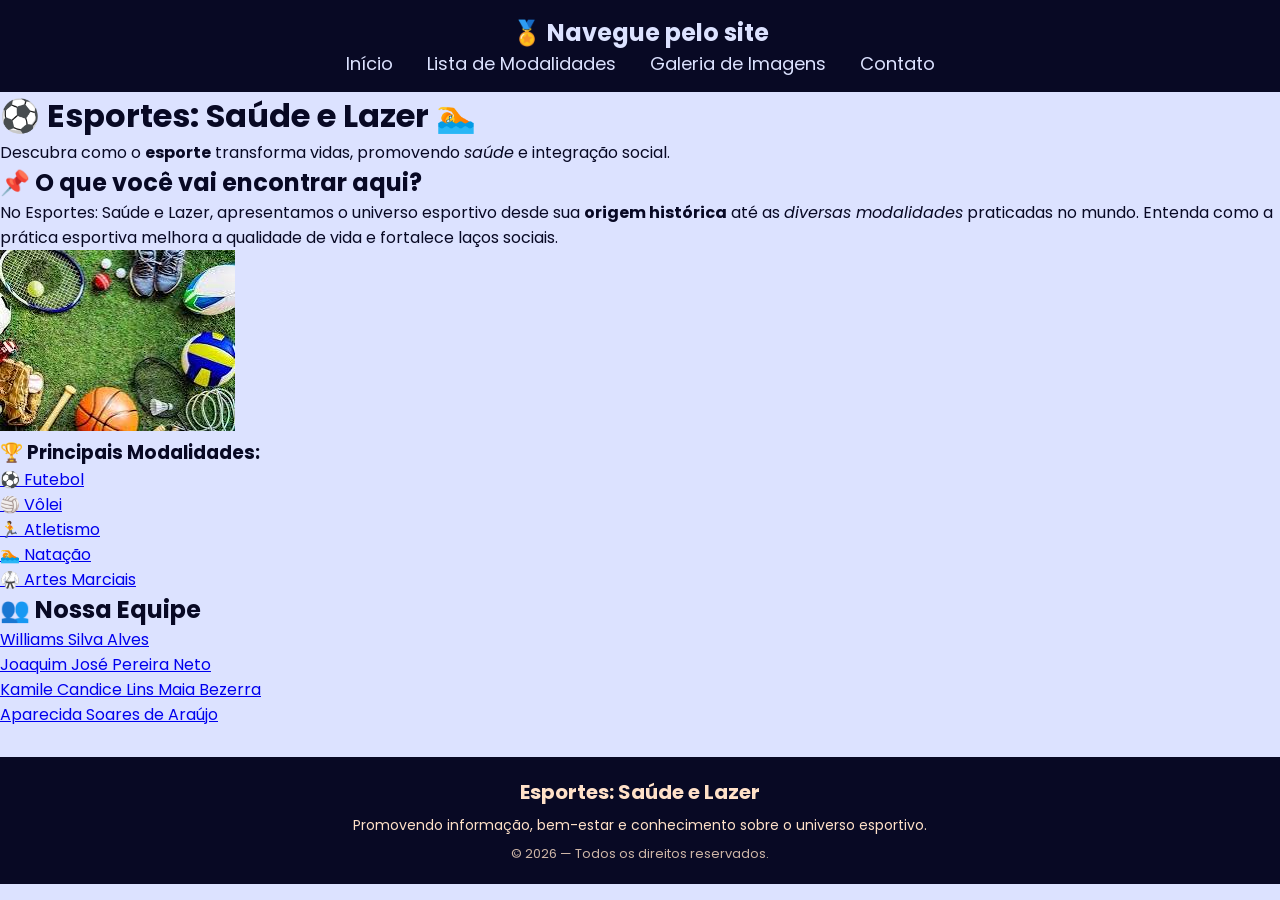
<file: index.html>
<!DOCTYPE html>
<html lang="pt-BR">
<head>
    <meta charset="UTF-8">
    <meta name="viewport" content="width=device-width, initial-scale=1.0, viewport-fit=cover">
    <meta http-equiv="X-UA-Compatible" content="ie=edge">
    <meta name="description" content="Esportes: Saúde e Lazer - descubra como o esporte transforma vidas">
    <title>Esportes: Saúde e Lazer</title>
    <link rel="stylesheet" href="styles/index.css">
</head>
<body>
    <nav id="menu">
        <h2>🏅 Navegue pelo site</h2>
        <a href="index.html">Início</a>
        <a href="#lista">Lista de Modalidades</a>
        <a href="galeria.html">Galeria de Imagens</a>
        <a href="contato.html">Contato</a>
    </nav>

    <div id="topo">
        <h1>⚽ Esportes: Saúde e Lazer 🏊</h1>
        <p>Descubra como o <strong>esporte</strong> transforma vidas, promovendo <em>saúde</em> e integração social.</p>
    </div>

    <div id="conteudo-principal" class="container">
        <h2 id="lista">📌 O que você vai encontrar aqui?</h2>
        <p>
            No <span class="destaque">Esportes: Saúde e Lazer</span>, apresentamos o universo esportivo desde sua 
            <strong>origem histórica</strong> até as <em>diversas modalidades</em> praticadas no mundo. 
            Entenda como a prática esportiva melhora a qualidade de vida e fortalece laços sociais.
        </p>

        <img 
            id="imagem-destaque" 
            class="imagem-principal" 
            src="img/images (30).jpeg"
            alt="Imagem representando diversos esportes"
        >

        <h3>🏆 Principais Modalidades:</h3>
        <ol class="grid-lista">
            <li><a href="esportes/futebol.html">⚽ Futebol</a></li>
            <li><a href="esportes/volei.html">🏐 Vôlei</a></li>
            <li><a href="esportes/atletismo.html">🏃 Atletismo</a></li>
            <li><a href="esportes/natacao.html">🏊 Natação</a></li>
            <li><a href="esportes/artes_marciais.html">🥋 Artes Marciais</a></li>
        </ol>
    </div>

    <div id="equipe">
        <h2>👥 Nossa Equipe</h2>
        <ul class="grid-equipe">
            <li id="will"><a href="componentes/williams.html">Williams Silva Alves</a></li>
            <li id="jakim"><a href="componentes/joaquim.html">Joaquim José Pereira Neto</a></li>
            <li id="kami"><a href="componentes/kamile.html">Kamile Candice Lins Maia Bezerra</a></li>
            <li id="cidinha"><a href="componentes/aparecida.html">Aparecida Soares de Araújo</a></li>
        </ul>
    </div>

    <div id="rodape">
        <p class="titulo-rodape">
            <strong>Esportes: Saúde e Lazer</strong>
        </p>
        <p class="texto-rodape">
            Promovendo informação, bem-estar e conhecimento sobre o universo esportivo.
        </p>
        <p class="copyright">
            © 2026 — Todos os direitos reservados.
        </p>
    </div>
</body>
</html>
</file>
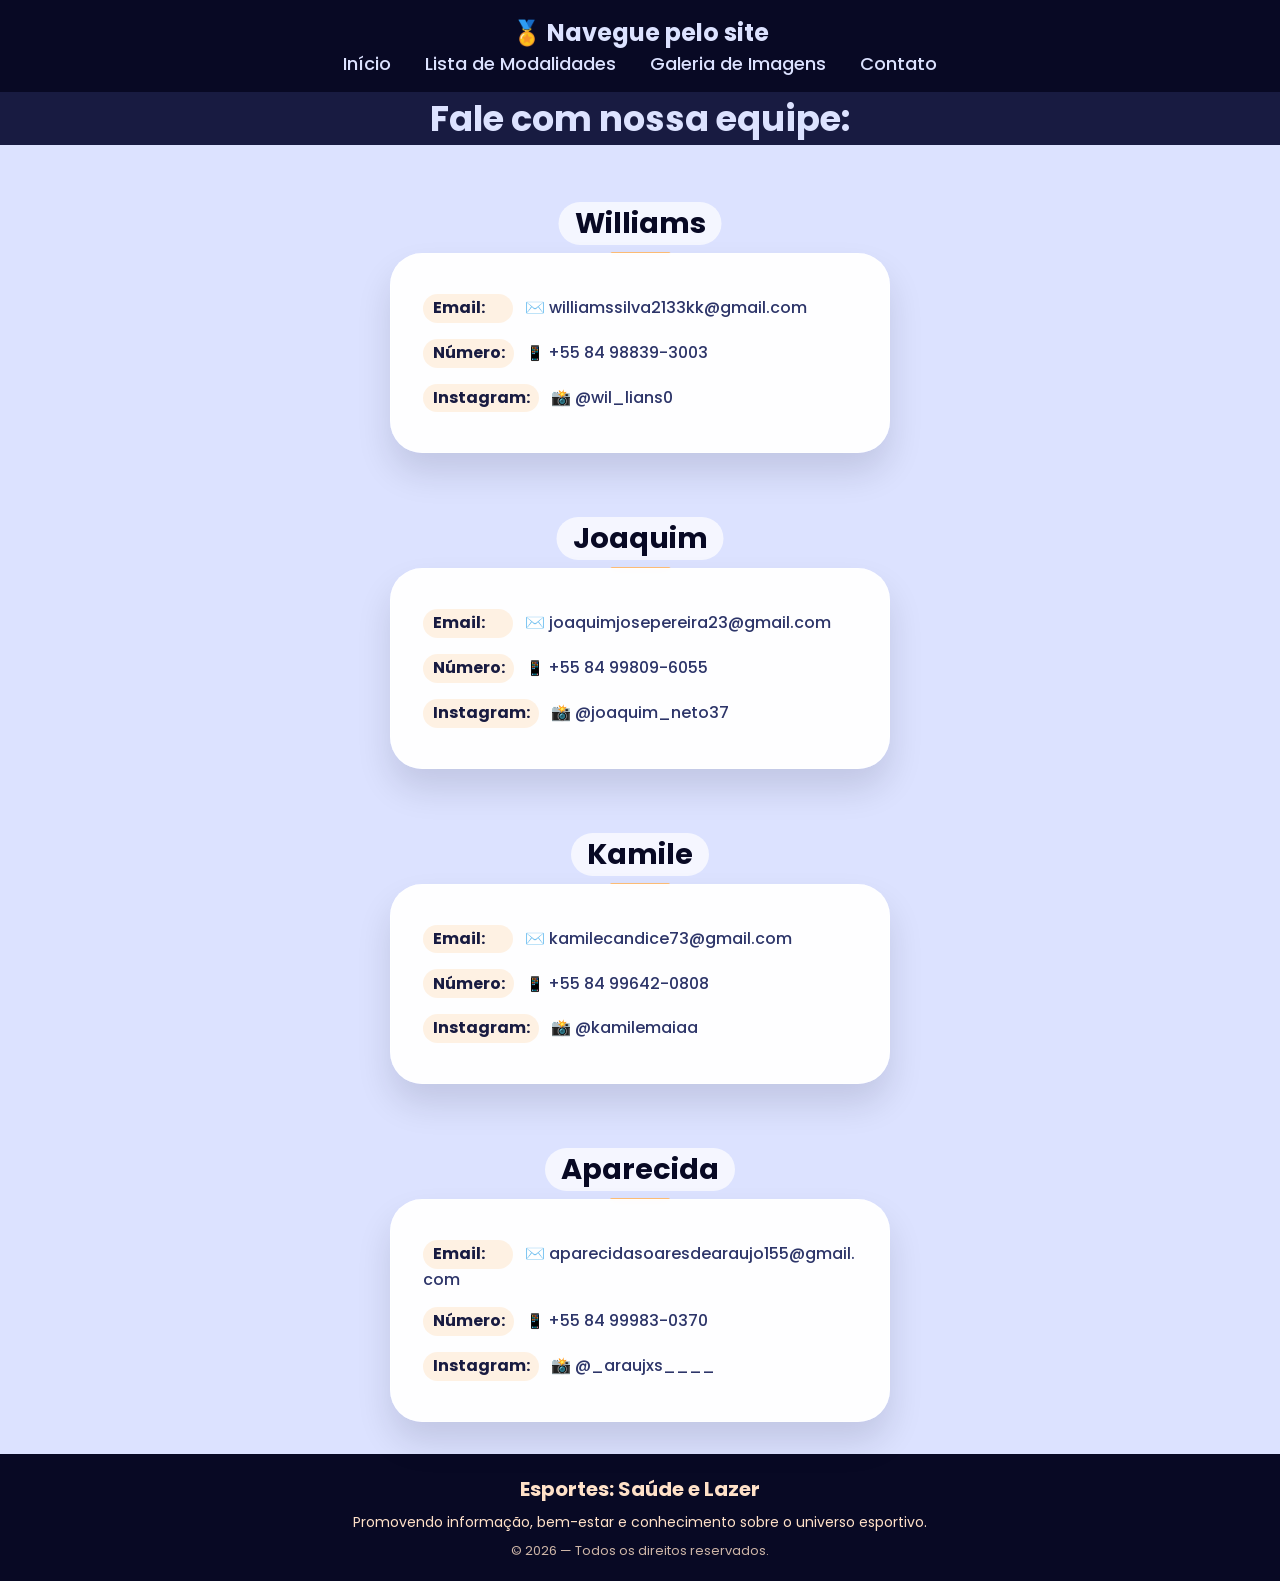
<file: contato.html>
<!DOCTYPE html>
<html lang="pt-BR">

<head>
    <meta charset="UTF-8">
    <meta name="viewport" content="width=device-width, initial-scale=1.0">
    <title>Contato - Esportes: Saúde e Lazer</title>
    <link rel="stylesheet" href="styles/index.css">
    <style>
        #equipe {
            font-size: 2.2rem;
            margin: 0px;
            color: var(--cor7);
            background-color: var(--cor2);
            text-align: center;
        }
        h3 {
            font-size: 1.8rem;
            margin: 2rem 0 0.5rem 0;
            color: var(--cor1);
            position: relative;
            display: inline-block;
            left: 50%;
            transform: translateX(-50%);
            text-align: center;
            background: rgba(255, 255, 255, 0.7);
            padding: 0 1rem;
            border-radius: 40px;
        }

        h3::after {
            content: '';
            position: absolute;
            bottom: -10px;
            left: 50%;
            transform: translateX(-50%);
            width: 60px;
            height: 3px;
            background: var(--cor4);
            border-radius: 3px;
        }

        ul {
            list-style: none;
            padding: 1.5rem 2rem;
            background: rgba(255, 255, 255, 0.95);
            border-radius: 32px;
            box-shadow: 0 20px 35px rgba(8, 9, 36, 0.12);
            transition: all 0.3s ease;
            margin: 0 auto 2rem auto;
            max-width: 500px;
            width: 90%;
            backdrop-filter: blur(4px);
            border: 1px solid rgba(255, 255, 255, 0.6);
        }

        ul:hover {
            transform: translateY(-6px);
            box-shadow: 0 28px 40px rgba(8, 9, 36, 0.2);
            background: white;
        }

        li {
            margin: 1rem 0;
            display: block;
            font-size: 1rem;
            line-height: 1.4;
            word-break: break-word;
        }

        li strong {
            min-width: 90px;
            color: var(--cor2);
            font-weight: 700;
            display: inline-block;
            background: rgba(255, 190, 118, 0.2);
            padding: 0.2rem 0.6rem;
            border-radius: 20px;
            margin-right: 0.5rem;
        }

        a {
            text-decoration: none;
            color: var(--cor3);
            font-weight: 500;
            transition: all 0.2s ease;
            word-break: break-all;
        }

        li a:hover {
            color: var(--cor4);
            text-decoration: underline;
            text-underline-offset: 4px;
        }

        a[href*="wa.me"]::before {
            content: "📱 ";
            font-size: 0.9rem;
        }

        a[href*="instagram.com"]::before {
            content: "📸 ";
        }

        a[href^="mailto"]::before {
            content: "✉️ ";
        }

        li:has(> strong + :not(a)) {
            opacity: 0.85;
        }

        @media (max-width: 700px) {
            h1 {
                font-size: 2rem;
            }

            h2 {
                font-size: 1.3rem;
                margin-bottom: 1.5rem;
            }

            h3 {
                font-size: 1.5rem;
                margin-top: 1.5rem;
            }

            ul {
                width: 85%;
                padding: 1.2rem;
            }

            li strong {
                display: inline-block;
                min-width: auto;
                margin-right: 0.8rem;
                margin-bottom: 0.2rem;
            }

            li {
                margin: 0.9rem 0;
            }
        }

        @media (max-width: 480px) {
            ul {
                width: 92%;
                padding: 1rem;
            }

            li strong {
                display: block;
                margin-bottom: 0.3rem;
            }
        }
    </style>
</head>

<body>
    <nav id="menu">
        <h2>🏅 Navegue pelo site</h2>
        <a href="index.html">Início</a>
        <a href="index.html#lista">Lista de Modalidades</a>
        <a href="galeria.html">Galeria de Imagens</a>
        <a href="contato.html">Contato</a>
    </nav>
    <h1 id="equipe">Fale com nossa equipe:</h1><br>

    <h3>Williams</h3>
    <ul>
        <li><strong>Email:</strong> <a href="mailto:williamssilva2133kk@gmail.com">williamssilva2133kk@gmail.com</a></li>
        <li><strong>Número:</strong> <a href="https://wa.me/5584988393003">+55 84 98839-3003</a></li>
        <li><strong>Instagram:</strong> <a href="https://instagram.com/wil_lians0" target="_blank" rel="noopener noreferrer">@wil_lians0</a></li>
    </ul>

    <h3>Joaquim</h3>
    <ul>
        <li><strong>Email:</strong> <a href="mailto:joaquimjosepereira23@gmail.com">joaquimjosepereira23@gmail.com</a></li>
        <li><strong>Número:</strong> <a href="https://wa.me/5584998096055">+55 84 99809-6055</a></li>
        <li><strong>Instagram:</strong> <a href="https://instagram.com/joaquim_neto37" target="_blank" rel="noopener noreferrer">@joaquim_neto37</a></li>
    </ul>

    <h3>Kamile</h3>
    <ul>
        <li><strong>Email:</strong> <a href="mailto:kamilecandice73@gmail.com">kamilecandice73@gmail.com</a></li>
        <li><strong>Número:</strong> <a href="https://wa.me/5584996420808">+55 84 99642-0808</a></li>
        <li><strong>Instagram:</strong> <a href="https://instagram.com/kamilemaiaa" target="_blank" rel="noopener noreferrer">@kamilemaiaa</a></li>
    </ul>

    <h3>Aparecida</h3>
    <ul>
        <li><strong>Email:</strong> <a href="mailto:aparecidasoaresdearaujo155@gmail.com">aparecidasoaresdearaujo155@gmail.com</a></li>
        <li><strong>Número:</strong> <a href="https://wa.me/5584999830370">+55 84 99983-0370</a></li>
        <li><strong>Instagram:</strong> <a href="https://instagram.com/_araujxs____" target="_blank" rel="noopener noreferrer">@_araujxs____</a></li>
    </ul>

    <div id="rodape">
        <p class="titulo-rodape">
            <strong>Esportes: Saúde e Lazer</strong>
        </p>
        <p class="texto-rodape">
            Promovendo informação, bem-estar e conhecimento sobre o universo esportivo.
        </p>
        <p class="copyright">
            © 2026 — Todos os direitos reservados.
        </p>
    </div>
</body>

</html>
</file>
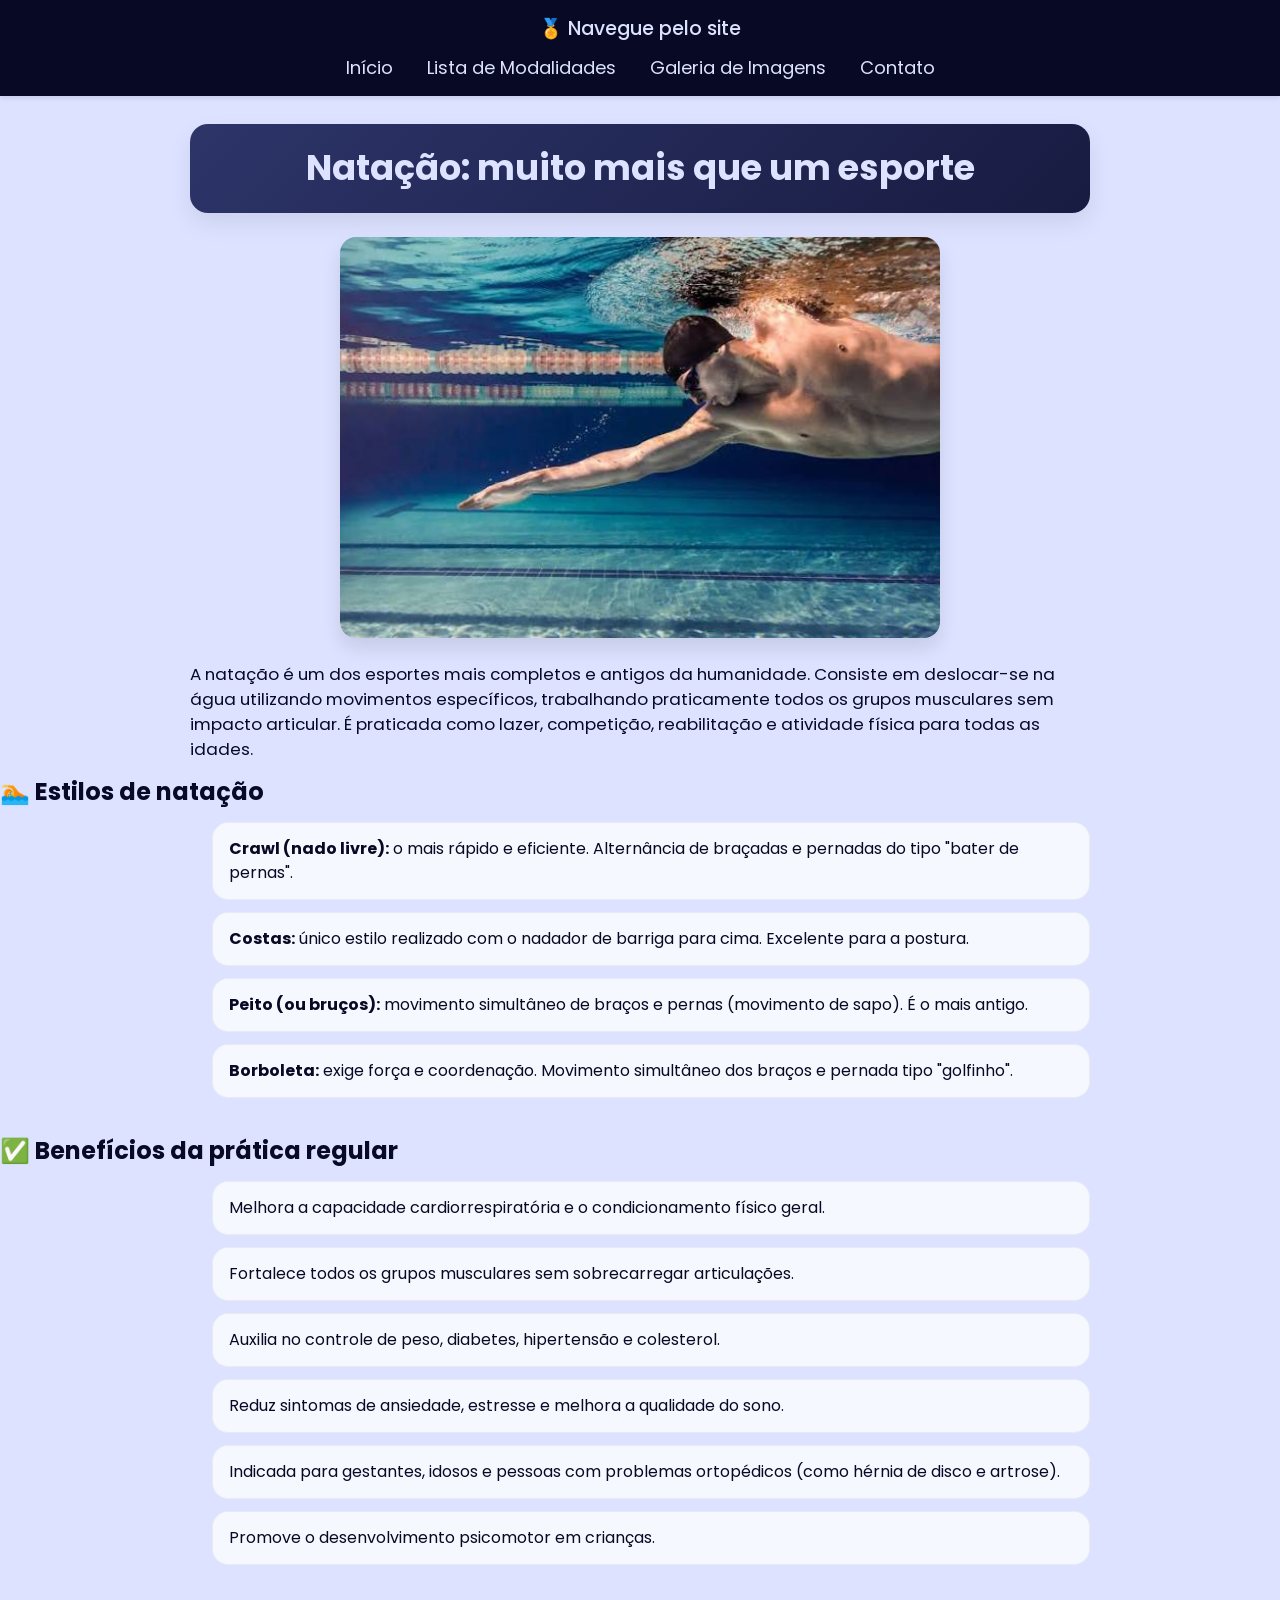
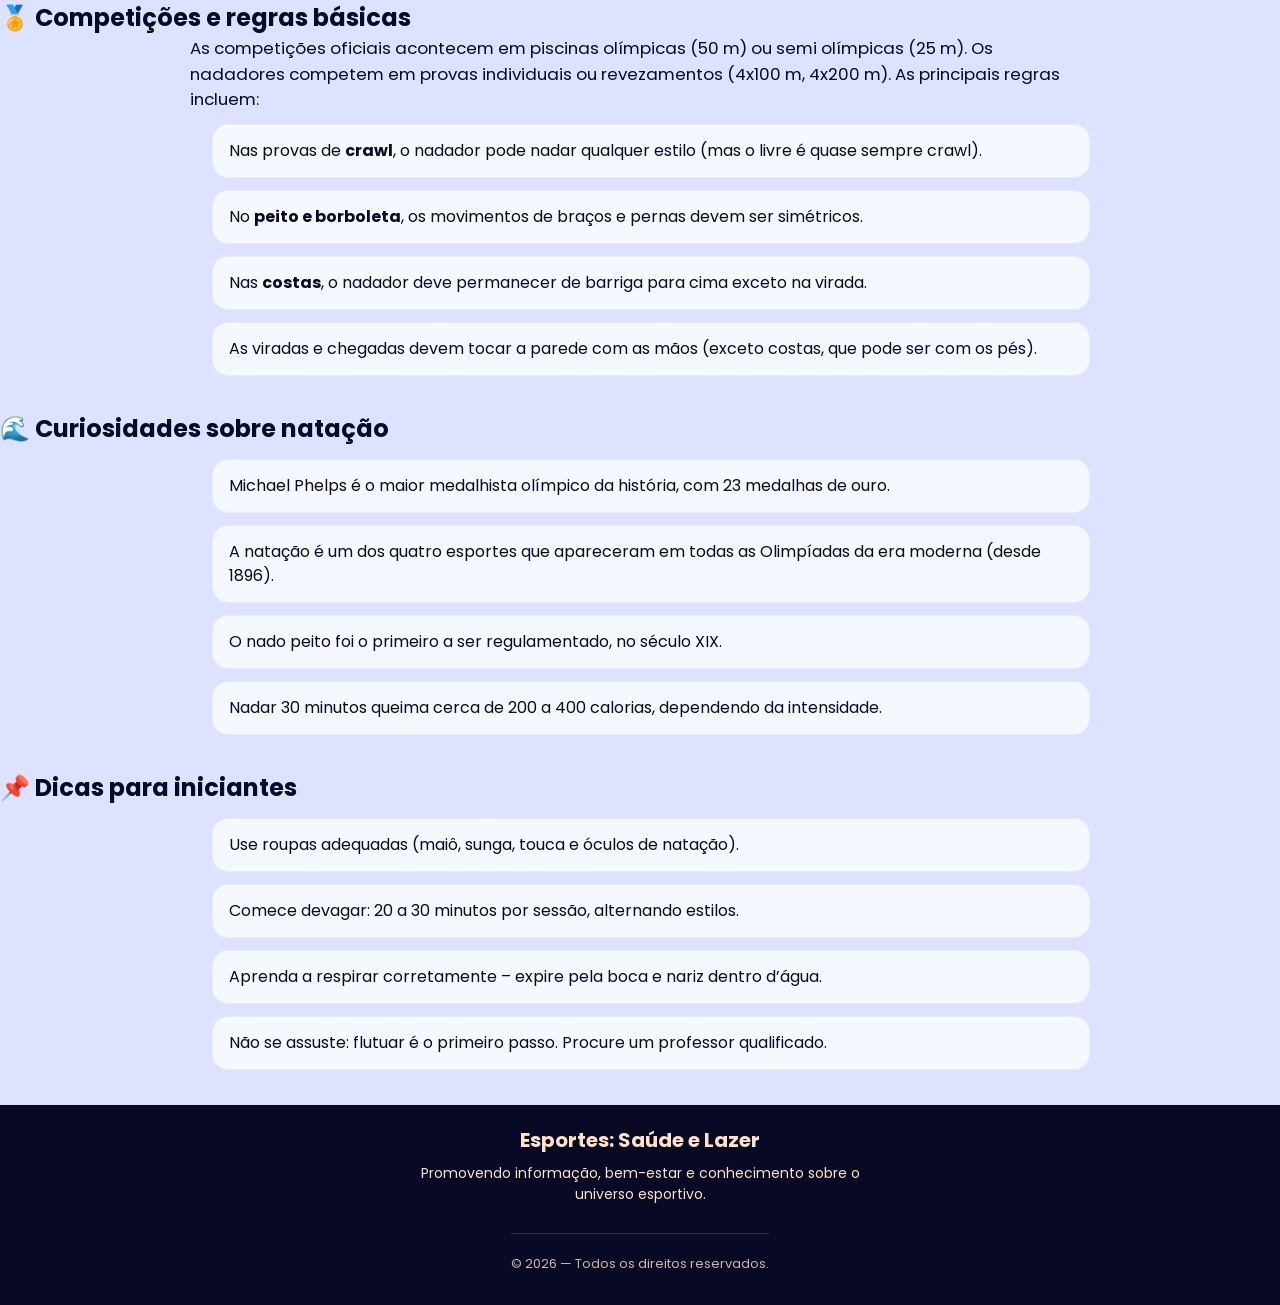
<file: esportes/natacao.html>
<!DOCTYPE html>
<html lang="pt-BR">
<head>
    <meta charset="UTF-8">
    <meta name="viewport" content="width=device-width, initial-scale=1.0">
    <title>Natação - Esporte Completo</title>
    <link rel="shortcut icon" href="../img/favicon.ico" type="image/x-icon">
    <link rel="stylesheet" href="../styles/esportes.css" />
    <link rel="stylesheet" href="../styles/esportes2.css" />
    <style>
      img {
        width: 100%;
        max-width: 600px;
        display: block;
        margin: 1.5rem auto;
        border-radius: 16px;
        box-shadow: 0 10px 20px rgba(0, 0, 0, 0.1);
      }
    </style>
</head>
<body>

    <nav id="menu">
        <h2>🏅 Navegue pelo site</h2>
        <a href="../index.html">Início</a>
        <a href="../index.html#lista">Lista de Modalidades</a>
        <a href="../galeria.html">Galeria de Imagens</a>
        <a href="../contato.html">Contato</a>
    </nav>

    <h1>Natação: muito mais que um esporte</h1>
        <img src="../img/images (28).jpeg" alt="Homem praticando Natação">
    <p>A natação é um dos esportes mais completos e antigos da humanidade. Consiste em deslocar-se na água utilizando movimentos específicos, trabalhando praticamente todos os grupos musculares sem impacto articular. É praticada como lazer, competição, reabilitação e atividade física para todas as idades.</p>

    <h2>🏊 Estilos de natação</h2>
    <ul>
        <li><strong>Crawl (nado livre):</strong> o mais rápido e eficiente. Alternância de braçadas e pernadas do tipo "bater de pernas".</li>
        <li><strong>Costas:</strong> único estilo realizado com o nadador de barriga para cima. Excelente para a postura.</li>
        <li><strong>Peito (ou bruços):</strong> movimento simultâneo de braços e pernas (movimento de sapo). É o mais antigo.</li>
        <li><strong>Borboleta:</strong> exige força e coordenação. Movimento simultâneo dos braços e pernada tipo "golfinho".</li>
    </ul>

    <h2>✅ Benefícios da prática regular</h2>
    <ul>
        <li>Melhora a capacidade cardiorrespiratória e o condicionamento físico geral.</li>
        <li>Fortalece todos os grupos musculares sem sobrecarregar articulações.</li>
        <li>Auxilia no controle de peso, diabetes, hipertensão e colesterol.</li>
        <li>Reduz sintomas de ansiedade, estresse e melhora a qualidade do sono.</li>
        <li>Indicada para gestantes, idosos e pessoas com problemas ortopédicos (como hérnia de disco e artrose).</li>
        <li>Promove o desenvolvimento psicomotor em crianças.</li>
    </ul>

    <h2>🏅 Competições e regras básicas</h2>
    <p>As competições oficiais acontecem em piscinas olímpicas (50 m) ou semi olímpicas (25 m). Os nadadores competem em provas individuais ou revezamentos (4x100 m, 4x200 m). As principais regras incluem:</p>
    <ul>
        <li>Nas provas de <strong>crawl</strong>, o nadador pode nadar qualquer estilo (mas o livre é quase sempre crawl).</li>
        <li>No <strong>peito e borboleta</strong>, os movimentos de braços e pernas devem ser simétricos.</li>
        <li>Nas <strong>costas</strong>, o nadador deve permanecer de barriga para cima exceto na virada.</li>
        <li>As viradas e chegadas devem tocar a parede com as mãos (exceto costas, que pode ser com os pés).</li>
    </ul>

    <h2>🌊 Curiosidades sobre natação</h2>
    <ul>
        <li>Michael Phelps é o maior medalhista olímpico da história, com 23 medalhas de ouro.</li>
        <li>A natação é um dos quatro esportes que apareceram em todas as Olimpíadas da era moderna (desde 1896).</li>
        <li>O nado peito foi o primeiro a ser regulamentado, no século XIX.</li>
        <li>Nadar 30 minutos queima cerca de 200 a 400 calorias, dependendo da intensidade.</li>
    </ul>

    <h2>📌 Dicas para iniciantes</h2>
    <ul>
        <li>Use roupas adequadas (maiô, sunga, touca e óculos de natação).</li>
        <li>Comece devagar: 20 a 30 minutos por sessão, alternando estilos.</li>
        <li>Aprenda a respirar corretamente – expire pela boca e nariz dentro d’água.</li>
        <li>Não se assuste: flutuar é o primeiro passo. Procure um professor qualificado.</li>
    </ul>

    <div id="rodape">
        <p class="titulo-rodape">
            <strong>Esportes: Saúde e Lazer</strong>
        </p>
        <p class="texto-rodape">
            Promovendo informação, bem-estar e conhecimento sobre o universo esportivo.
        </p>
        <p class="copyright">
            © 2026 — Todos os direitos reservados.
        </p>
    </div>

</body>
</html>
</file>
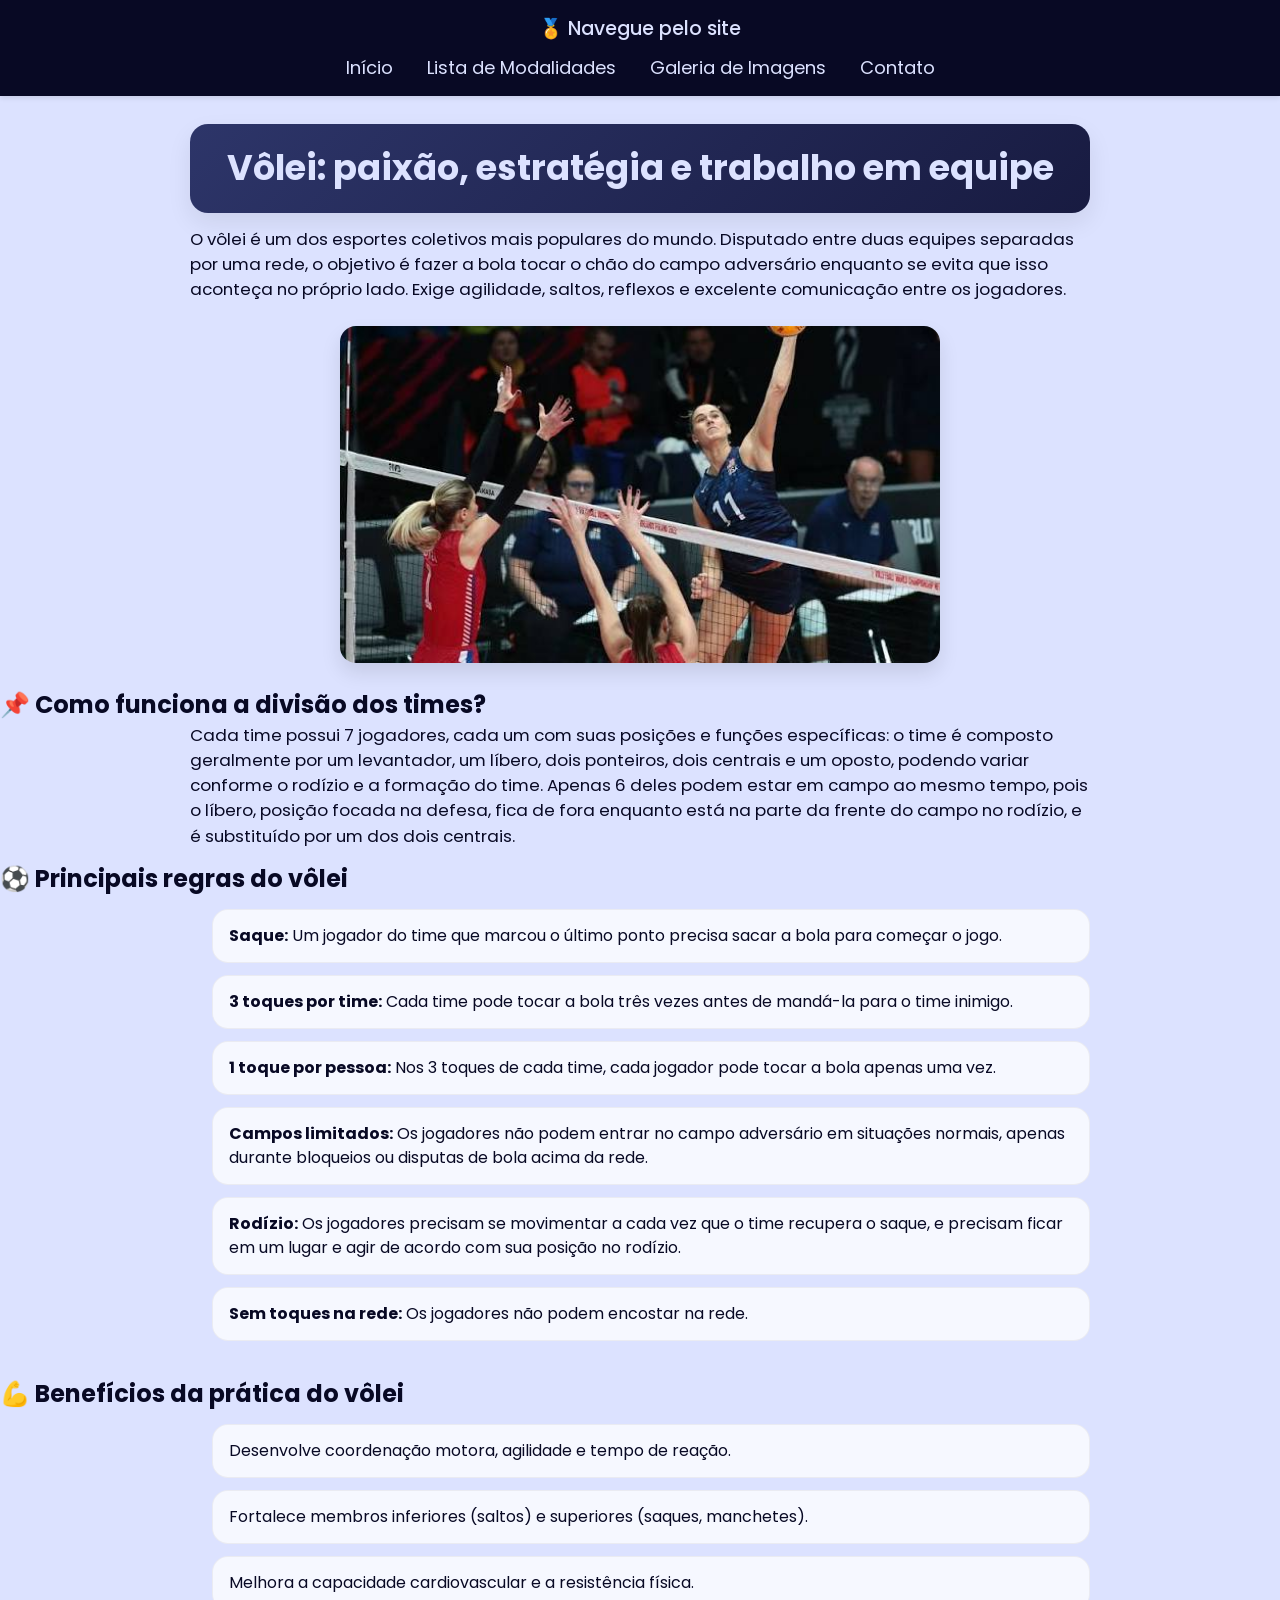
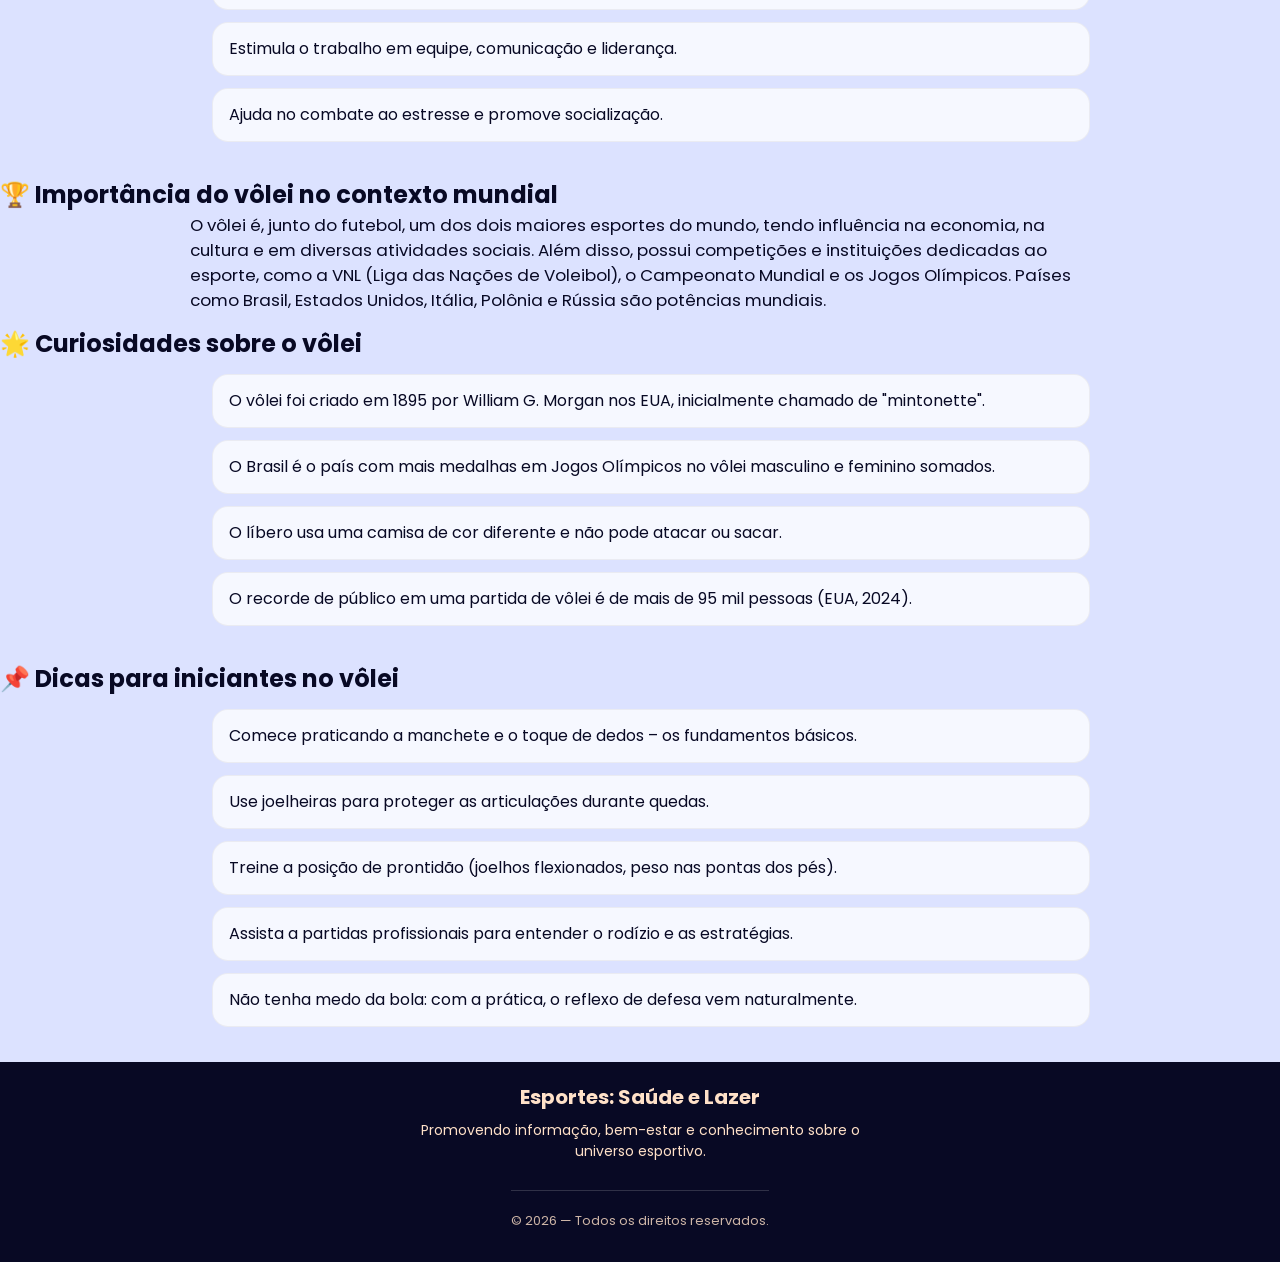
<file: esportes/volei.html>
<!DOCTYPE html>
<html lang="pt-BR">
<head>
    <meta charset="UTF-8">
    <meta name="viewport" content="width=device-width, initial-scale=1.0">
    <title>Vôlei - Esporte Coletivo</title>

    <link rel="shortcut icon" href="../img/favicon.ico" type="image/x-icon">
    <link rel="stylesheet" href="../styles/esportes.css" />
    <link rel="stylesheet" href="../styles/esportes2.css" />
    <style>
      img {
        width: 100%;
        max-width: 600px;
        display: block;
        margin: 1.5rem auto;
        border-radius: 16px;
        box-shadow: 0 10px 20px rgba(0, 0, 0, 0.1);
      }
    </style>
</head>
<body>

    <nav id="menu">
        <h2>🏅 Navegue pelo site</h2>
        <a href="../index.html">Início</a>
        <a href="../index.html#lista">Lista de Modalidades</a>
        <a href="../galeria.html">Galeria de Imagens</a>
        <a href="../contato.html">Contato</a>
    </nav>

    <h1>Vôlei: paixão, estratégia e trabalho em equipe</h1>
    <p>O vôlei é um dos esportes coletivos mais populares do mundo. Disputado entre duas equipes separadas por uma rede, o objetivo é fazer a bola tocar o chão do campo adversário enquanto se evita que isso aconteça no próprio lado. Exige agilidade, saltos, reflexos e excelente comunicação entre os jogadores.</p>
        <img src="../img/Volei.jpeg" alt="Voleibol">

    <h2>📌 Como funciona a divisão dos times?</h2>
    <p>Cada time possui 7 jogadores, cada um com suas posições e funções específicas: o time é composto geralmente por um levantador, um líbero, dois ponteiros, dois centrais e um oposto, podendo variar conforme o rodízio e a formação do time. Apenas 6 deles podem estar em campo ao mesmo tempo, pois o líbero, posição focada na defesa, fica de fora enquanto está na parte da frente do campo no rodízio, e é substituído por um dos dois centrais.</p>

    <h2>⚽ Principais regras do vôlei</h2>
    <ul>
        <li><strong>Saque:</strong> Um jogador do time que marcou o último ponto precisa sacar a bola para começar o jogo.</li>
        <li><strong>3 toques por time:</strong> Cada time pode tocar a bola três vezes antes de mandá-la para o time inimigo.</li>
        <li><strong>1 toque por pessoa:</strong> Nos 3 toques de cada time, cada jogador pode tocar a bola apenas uma vez.</li>
        <li><strong>Campos limitados:</strong> Os jogadores não podem entrar no campo adversário em situações normais, apenas durante bloqueios ou disputas de bola acima da rede.</li>
        <li><strong>Rodízio:</strong> Os jogadores precisam se movimentar a cada vez que o time recupera o saque, e precisam ficar em um lugar e agir de acordo com sua posição no rodízio.</li>
        <li><strong>Sem toques na rede:</strong> Os jogadores não podem encostar na rede.</li>
    </ul>

    <h2>💪 Benefícios da prática do vôlei</h2>
    <ul>
        <li>Desenvolve coordenação motora, agilidade e tempo de reação.</li>
        <li>Fortalece membros inferiores (saltos) e superiores (saques, manchetes).</li>
        <li>Melhora a capacidade cardiovascular e a resistência física.</li>
        <li>Estimula o trabalho em equipe, comunicação e liderança.</li>
        <li>Ajuda no combate ao estresse e promove socialização.</li>
    </ul>

    <h2>🏆 Importância do vôlei no contexto mundial</h2>
    <p>O vôlei é, junto do futebol, um dos dois maiores esportes do mundo, tendo influência na economia, na cultura e em diversas atividades sociais. Além disso, possui competições e instituições dedicadas ao esporte, como a VNL (Liga das Nações de Voleibol), o Campeonato Mundial e os Jogos Olímpicos. Países como Brasil, Estados Unidos, Itália, Polônia e Rússia são potências mundiais.</p>

    <h2>🌟 Curiosidades sobre o vôlei</h2>
    <ul>
        <li>O vôlei foi criado em 1895 por William G. Morgan nos EUA, inicialmente chamado de "mintonette".</li>
        <li>O Brasil é o país com mais medalhas em Jogos Olímpicos no vôlei masculino e feminino somados.</li>
        <li>O líbero usa uma camisa de cor diferente e não pode atacar ou sacar.</li>
        <li>O recorde de público em uma partida de vôlei é de mais de 95 mil pessoas (EUA, 2024).</li>
    </ul>

    <h2>📌 Dicas para iniciantes no vôlei</h2>
    <ul>
        <li>Comece praticando a manchete e o toque de dedos – os fundamentos básicos.</li>
        <li>Use joelheiras para proteger as articulações durante quedas.</li>
        <li>Treine a posição de prontidão (joelhos flexionados, peso nas pontas dos pés).</li>
        <li>Assista a partidas profissionais para entender o rodízio e as estratégias.</li>
        <li>Não tenha medo da bola: com a prática, o reflexo de defesa vem naturalmente.</li>
    </ul>

    <div id="rodape">
        <p class="titulo-rodape">
            <strong>Esportes: Saúde e Lazer</strong>
        </p>
        <p class="texto-rodape">
            Promovendo informação, bem-estar e conhecimento sobre o universo esportivo.
        </p>
        <p class="copyright">
            © 2026 — Todos os direitos reservados.
        </p>
    </div>

</body>
</html>
</file>
<file: styles/index.css>
@import url('https://fonts.googleapis.com/css2?family=Poppins:ital,wght@0,100;0,200;0,300;0,400;0,500;0,600;0,700;0,800;0,900;1,100;1,200;1,300;1,400;1,500;1,600;1,700;1,800;1,900&display=swap');

:root {
    --cor1: rgb(8, 9, 36);       /* Azul-escuro profundo */
    --cor2: rgb(24, 27, 65);     /* Azul-marinho */
    --cor3: rgb(45, 53, 105);    /* Azul-índigo */
    --cor4: rgb(255, 190, 118);  /* Amarelo bem clarinho – complementar */
    --cor5: rgb(255, 225, 200);  /* Pêssego claro – complementar */
    --cor6: rgb(165, 178, 245);  /* Azul pastel */
    --cor7: rgb(220, 226, 255);  /* Branco azulado */
}

* {
    margin: 0;
    padding: 0;
    box-sizing: border-box;
}

body {
    font-family: 'Poppins', sans-serif;
    background-color: var(--cor7);
    color: var(--cor1);
}

#menu {
    background-color: var(--cor1);
    color: var(--cor7);
    text-align: center;
    padding: 15px 0;
}

#menu a {
    color: var(--cor7);
    text-decoration: none;
    margin: 0 15px;
    font-size: 18px;
}

#menu a:hover {
    color: var(--cor4);
}

ul {
    list-style: none;
}

#rodape {
    background-color: var(--cor2);
    color: var(--cor7);
    text-align: center;
    padding: 20px;
    margin-top: 30px;
}

.titulo-rodape {
    font-size: 20px;
    margin-bottom: 8px;
    font-weight: 600;
}

.texto-rodape {
    font-size: 14px;
    margin-bottom: 8px;
}

.copyright {
    font-size: 13px;
    opacity: 0.8;
}
#menu a:hover {
    color: var(--cor3);
}  
ul {
    list-style: none;
}

#rodape {
    background-color: var(--cor1);
    color: var(--cor5);
    text-align: center;
    padding: 20px;
    margin-top: 30px;
}

.titulo-rodape {
    font-size: 20px;
    margin-bottom: 8px;
    font-weight: 600;
}

.texto-rodape {
    font-size: 14px;
    margin-bottom: 8px;
}

.copyright {
    font-size: 13px;
    opacity: 0.8;
}
</file>
<file: styles/esportes.css>
@import url('https://fonts.googleapis.com/css2?family=Poppins:ital,wght@0,100;0,200;0,300;0,400;0,500;0,600;0,700;0,800;0,900;1,100;1,200;1,300;1,400;1,500;1,600;1,700;1,800;1,900&display=swap');

:root {
    --cor1: rgb(8, 9, 36);
    --cor2: rgb(24, 27, 65);
    --cor3: rgb(45, 53, 105);
    --cor4: rgb(255, 190, 118);
    --cor5: rgb(255, 225, 200);
    --cor6: rgb(165, 178, 245);
    --cor7: rgb(220, 226, 255);
    --container-max: 1200px;
    --transition-padrao: all 0.3s ease;
}

* {
    margin: 0;
    padding: 0;
    box-sizing: border-box;
}

body {
    font-family: 'Poppins', sans-serif;
    background-color: var(--cor7);
    color: var(--cor1);
    line-height: 1.5;
}

.container {
    max-width: var(--container-max);
    margin: 0 auto;
    padding: 0 20px;
}

#menu {
    background-color: var(--cor1);
    color: var(--cor7);
    text-align: center;
    padding: 15px 0;
    position: sticky;
    top: 0;
    z-index: 100;
    box-shadow: 0 2px 5px rgba(0,0,0,0.1);
}

#menu h2 {
    font-size: 1.2rem;
    margin-bottom: 10px;
    font-weight: 500;
}

#menu a {
    color: var(--cor7);
    text-decoration: none;
    margin: 0 15px;
    font-size: 18px;
    display: inline-block;
    transition: var(--transition-padrao);
}

#menu a:hover {
    color: var(--cor4);
}

#topo {
    text-align: center;
    padding: 40px 20px 20px;
    background: linear-gradient(135deg, var(--cor2), var(--cor1));
    color: white;
    margin-bottom: 30px;
    border-radius: 0 0 30px 30px;
}

#topo h1 {
    font-size: 2.2rem;
    margin-bottom: 12px;
}

#topo p {
    font-size: 1.2rem;
    max-width: 700px;
    margin: 0 auto;
    opacity: 0.9;
}

#conteudo-principal h2 {
    color: var(--cor1);
    border-left: 5px solid var(--cor4);
    padding-left: 15px;
    margin: 30px 0 20px;
}

.imagem-unica {
    max-width: 100%;
    height: auto;
    border-radius: 20px;
    margin: 30px 0;
    box-shadow: 0 8px 20px rgba(0,0,0,0.1);
    display: block;
}

ul {
    margin-left: 25px;
    margin-bottom: 30px;
}

li {
    margin-bottom: 8px;
}

#rodape {
    background-color: var(--cor1);
    color: var(--cor5);
    text-align: center;
    padding: 40px 20px;
    margin-top: 50px;
}

.titulo-rodape {
    font-size: 1.5rem;
    margin-bottom: 12px;
    font-weight: 600;
}

.texto-rodape {
    font-size: 1rem;
    margin-bottom: 12px;
    max-width: 500px;
    margin-left: auto;
    margin-right: auto;
}

.copyright {
    font-size: 0.85rem;
    opacity: 0.8;
    margin-top: 20px;
    border-top: 1px solid rgba(255,255,255,0.2);
    display: inline-block;
    padding-top: 20px;
}

@media (max-width: 768px) {
    #menu a {
        display: block;
        margin: 8px 0;
        padding: 6px;
    }
    #menu h2 {
        font-size: 1rem;
    }
    #topo h1 {
        font-size: 1.8rem;
    }
    #topo p {
        font-size: 1rem;
    }
    ul {
        margin-left: 15px;
    }
}

@media (max-width: 480px) {
    body {
        font-size: 14px;
    }
    #menu a {
        font-size: 16px;
    }
    .titulo-rodape {
        font-size: 1.2rem;
    }
}

html {
    scroll-behavior: smooth;
}

::selection {
    background-color: var(--cor4);
    color: var(--cor1);
}
</file>
<file: styles/esportes2.css>
@import url('./index.css');

h1 {
  font-size: 2.2rem;
  margin: 28px auto 14px;
  max-width: 900px;
  text-align: center;
  padding: 18px 14px;
  border-radius: 18px;
  color: var(--cor7);
  background: linear-gradient(135deg, var(--cor3), var(--cor2));
  box-shadow: 0 10px 25px rgba(0, 0, 0, 0.08);
}

h2.normal {
  color: var(--cor1);
  border-left: 5px solid var(--cor4);
  padding-left: 14px;
  margin: 28px auto 14px;
  max-width: 900px;
}

p {
  max-width: 900px;
  margin: 0 auto 12px;
  font-size: 1.05rem;
}

ul {
  max-width: 900px;
  margin: 10px auto 35px;
  padding-left: 22px;
}

ul > li {
  background: rgba(255, 255, 255, 0.75);
  border: 1px solid rgba(0, 0, 0, 0.05);
  border-radius: 16px;
  padding: 14px 16px;
  margin: 12px 0;
}

ul > li > p {
  max-width: 100%;
  margin-top: 6px;
  opacity: 0.95;
}

/* Ajustes para manter boa leitura em telas menores */
@media (max-width: 768px) {
  h1 {
    font-size: 1.6rem;
    margin: 18px 12px 10px;
  }

  h2 {
    margin: 22px 12px 10px;
  }

  p {
    padding: 0 12px;
  }

  ul {
    padding-left: 18px;
    margin-left: 12px;
    margin-right: 12px;
  }
}

@media (max-width: 480px) {
  h1 {
    font-size: 1.35rem;
    padding: 14px 12px;
  }

  p {
    font-size: 0.98rem;
  }
}
</file>
